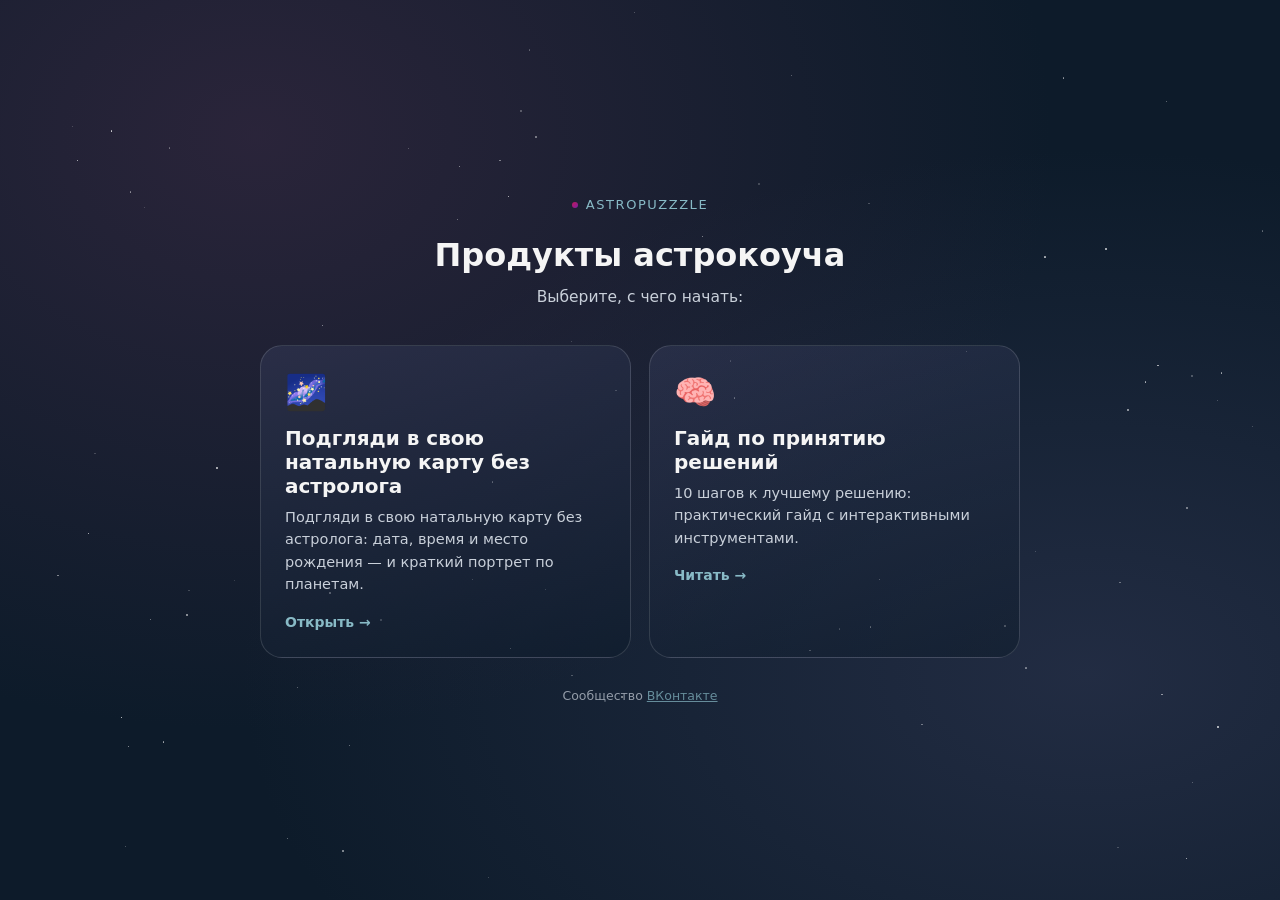
<file: index.html>
<!DOCTYPE html>
<html lang="ru">
<head>
<meta charset="UTF-8">
<meta name="viewport" content="width=device-width, initial-scale=1.0">
<title>AstroPuzzzle — продукты астрокоуча</title>
<meta name="description" content="Астрокоуч и гайд по принятию лучших решений. Выберите продукт.">
<meta property="og:title" content="AstroPuzzzle — продукты астрокоуча">
<meta property="og:description" content="Астрокоуч и гайд по принятию лучших решений. Выберите продукт.">
<meta property="og:type" content="website">
<meta property="og:url" content="https://jennya2981.github.io/astropuzzzle/">
<meta property="og:image" content="https://jennya2981.github.io/astropuzzzle/guide/images/hero.jpg">
<meta property="og:site_name" content="AstroPuzzzle">
<style>
*{box-sizing:border-box;margin:0;padding:0;}
body{min-height:100vh;background:#0D1B2A;color:#F5F5F5;font-family:system-ui,-apple-system,sans-serif;display:flex;align-items:center;justify-content:center;padding:24px 18px;position:relative;overflow-x:hidden;}
#sky{position:fixed;inset:0;z-index:0;background:radial-gradient(ellipse at 20% 15%,rgba(66,44,71,0.55),transparent 55%),radial-gradient(ellipse at 85% 75%,rgba(51,58,87,0.55),transparent 55%),#0D1B2A;}
.star{position:absolute;background:#fff;border-radius:50%;animation:twinkle 3.4s ease-in-out infinite;}
@keyframes twinkle{0%,100%{opacity:.15;}50%{opacity:.9;}}
.wrap{position:relative;z-index:1;width:100%;max-width:760px;text-align:center;}
.brand{display:flex;align-items:center;gap:8px;font-size:13px;color:#88BAC6;justify-content:center;margin-bottom:24px;letter-spacing:.12em;text-transform:uppercase;}
.brand .dot{width:6px;height:6px;border-radius:50%;background:linear-gradient(135deg,#C2185B,#7B1FA2);}
h1{font-size:32px;margin-bottom:10px;line-height:1.2;}
.lead{color:#c9d0da;font-size:15.5px;line-height:1.55;margin-bottom:36px;}
.cards{display:grid;grid-template-columns:1fr 1fr;gap:18px;text-align:left;}
.card{display:block;text-decoration:none;color:#F5F5F5;background:linear-gradient(165deg,rgba(51,58,87,.55),rgba(13,27,42,.55));border:1px solid rgba(245,245,245,.14);border-radius:22px;padding:26px 24px;transition:transform .2s,border-color .2s;}
.card:hover{transform:translateY(-4px);border-color:rgba(136,186,198,.55);}
.card .ico{font-size:34px;margin-bottom:14px;}
.card h2{font-size:20px;margin-bottom:8px;}
.card p{font-size:14.5px;color:#c9d0da;line-height:1.55;margin-bottom:16px;}
.card .go{font-size:14px;font-weight:700;color:#88BAC6;}
footer{margin-top:30px;font-size:12.5px;color:#c9d0da;opacity:.7;}
footer a{color:#88BAC6;}
@media(max-width:600px){.cards{grid-template-columns:1fr;}h1{font-size:26px;}}
</style>
</head>
<body>
<div id="sky"></div>
<div class="wrap">
  <div class="brand"><span class="dot"></span>AstroPuzzzle</div>
  <h1>Продукты астрокоуча</h1>
  <p class="lead">Выберите, с чего начать:</p>
  <div class="cards">
    <a class="card" href="astrocoach/">
      <div class="ico">🌌</div>
      <h2>Подгляди в свою натальную карту без астролога</h2>
      <p>Подгляди в свою натальную карту без астролога: дата, время и место рождения — и краткий портрет по планетам.</p>
      <span class="go">Открыть →</span>
    </a>
    <a class="card" href="guide/">
      <div class="ico">🧠</div>
      <h2>Гайд по принятию решений</h2>
      <p>10 шагов к лучшему решению: практический гайд с интерактивными инструментами.</p>
      <span class="go">Читать →</span>
    </a>
  </div>
  <footer>Сообщество <a href="https://vk.ru/astropuzzzle" target="_blank" rel="noopener">ВКонтакте</a></footer>
</div>
<script>
(function(){var s=document.getElementById('sky');for(var i=0;i<80;i++){var d=document.createElement('div');d.className='star';var z=Math.random()*1.6+0.6;d.style.cssText='width:'+z+'px;height:'+z+'px;left:'+(Math.random()*100)+'%;top:'+(Math.random()*100)+'%;animation-delay:'+(Math.random()*3.4)+'s;opacity:'+(Math.random()*0.6+0.2).toFixed(2);s.appendChild(d);}})();
</script>
</body>
</html>
</file>
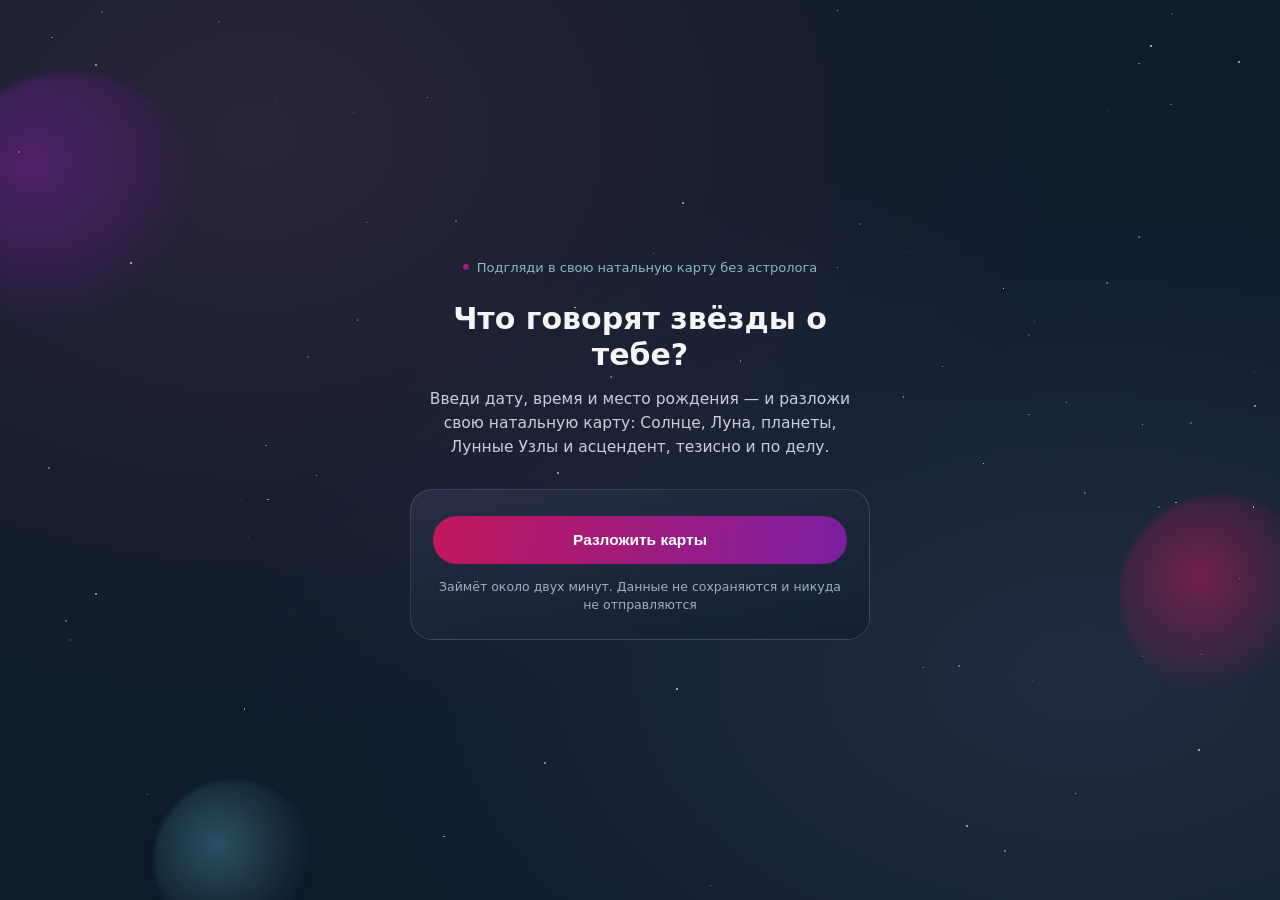
<file: astrocoach/index.html>
<!DOCTYPE html>
<html lang="ru">
<head>
<meta charset="UTF-8">
<meta name="viewport" content="width=device-width, initial-scale=1.0">
<title>Подгляди в свою натальную карту без астролога</title>
<meta name="description" content="Введи дату, время и место рождения — и получи краткий портрет по картам.">
<meta property="og:title" content="Подгляди в свою натальную карту без астролога">
<meta property="og:description" content="Введи дату, время и место рождения — и получи краткий портрет по картам.">
<meta property="og:type" content="website">
<meta property="og:url" content="https://jennya2981.github.io/astropuzzzle/astrocoach/">
<meta property="og:site_name" content="Подгляди в свою натальную карту без астролога">
<meta name="twitter:card" content="summary">
<meta name="twitter:title" content="Подгляди в свою натальную карту без астролога">
<meta name="twitter:description" content="Введи дату, время и место рождения — и получи краткий портрет о себе.">
<meta name="theme-color" content="#0D1B2A">
<link rel="icon" href="data:image/svg+xml,%3Csvg xmlns='http://www.w3.org/2000/svg' viewBox='0 0 100 100'%3E%3Ccircle cx='50' cy='50' r='48' fill='%230D1B2A'/%3E%3Ccircle cx='50' cy='50' r='13' fill='%23C2185B'/%3E%3Ccircle cx='72' cy='30' r='5' fill='%2388BAC6'/%3E%3C/svg%3E">
<link rel="stylesheet" href="styles.css?v=2">
<!-- TODO: вставить счётчик Яндекс.Метрики и цели на #btn-booking и #btn-share -->
</head>
<body>

<div id="sky"></div>
<div id="app">

  <section class="screen active" id="screen-intro">
    <div class="brand"><span class="dot"></span>Подгляди в свою натальную карту без астролога</div>
    <h1>Что говорят звёзды о тебе?</h1>
    <p class="lead">Введи дату, время и место рождения — и разложи свою натальную карту: Солнце, Луна, планеты, Лунные Узлы и асцендент, тезисно и по делу.</p>
    <div class="panel">
      <button class="btn btn-primary" id="btn-start">Разложить карты</button>
      <p class="data-note">Займёт около двух минут. Данные не сохраняются и никуда не отправляются</p>
    </div>
  </section>

  <section class="screen" id="screen-form">
    <div class="brand"><span class="dot"></span>Подгляди в свою натальную карту без астролога</div>
    <h2>Когда и где ты родился?</h2>
    <p class="lead">Это нужно, чтобы точно рассчитать положение планет в момент твоего рождения.</p>
    <div class="panel">
      <div class="field"><label for="inp-date">Дата рождения</label><input type="date" id="inp-date" min="1920-01-01"></div>
      <div class="field"><label for="inp-time">Время рождения</label><input type="time" id="inp-time"></div>
      <div class="checkline"><input type="checkbox" id="inp-notime"><label for="inp-notime">Не знаю точное время — пропустить асцендент и дома</label></div>
      <div class="field">
        <label for="inp-city">Город рождения</label>
        <input type="text" id="inp-city" list="city-list" placeholder="Начни вводить название города...">
        <datalist id="city-list"></datalist>
      </div>
      <div class="manual-fields" id="manual-fields">
        <div class="grid2">
          <div class="field"><label for="inp-lat">Широта</label><input type="number" id="inp-lat" step="0.0001" placeholder="напр. 55.7558"></div>
          <div class="field"><label for="inp-lon">Долгота</label><input type="number" id="inp-lon" step="0.0001" placeholder="напр. 37.6173"></div>
        </div>
        <div class="field"><label for="inp-tz">Часовой пояс (UTC±)</label><input type="number" id="inp-tz" step="0.5" placeholder="напр. 3"></div>
        <p class="hint">Если города нет в списке — введи координаты вручную. Широта: от −90 до 90, долгота: от −180 до 180.</p>
      </div>
      <button class="btn btn-primary" id="btn-calc" style="margin-top:6px;">Разложить карты</button>
      <p class="link-quiet" id="btn-back-intro">Назад</p>
    </div>
    <footer class="note">Расчёт приблизительный и учебный. Для точного разбора — бесплатная встреча.</footer>
  </section>

  <section class="screen" id="screen-loading">
    <div class="loader-wrap"><div class="loader-ring"></div><div class="loader-text">Считываем положение планет…</div></div>
  </section>

  <section class="screen" id="screen-cards">
    <div class="progress" id="progress"></div>
    <div class="stage">
      <div class="card" id="card">
        <div class="face face-front">
          <div class="constellation-container" id="constellation-container"></div>
          <div class="front-content">
            <div class="glyph" id="front-glyph"></div>
            <div class="pname" id="front-name">Солнце</div>
            <div class="tap-hint">Нажми на карту, чтобы открыть</div>
          </div>
        </div>
        <div class="face face-back">
          <div class="back-content">
            <div class="domain" id="back-domain">суть личности</div>
            <h3 id="back-title">Солнце в Овне</h3>
            <ul class="thesis" id="back-thesis"></ul>
            <div class="house-note" id="back-house"></div>
          </div>
        </div>
      </div>
    </div>
    <div class="cards-nav">
      <button class="btn btn-secondary" id="btn-prev">Назад</button>
      <button class="btn btn-primary" id="btn-next">Далее</button>
    </div>
  </section>

  <section class="screen" id="screen-summary">
    <div class="brand"><span class="dot"></span>Подгляди в свою натальную карту без астролога</div>
    <h2>Твой краткий портрет по картам</h2>
    <ul class="recap" id="recap"></ul>
    <div class="portrait" id="portrait"></div>
    <div class="cta-panel">
      <h3>Это только верхний слой карты</h3>
      <p>Информация носит развлекательный характер, аспекты и глубокие смыслы здесь не разбираются. Что может подсветить астрология в вашей жизни — разбираем на встрече: 30–40 минут, без обязательств.</p>
      <a class="btn" id="btn-booking" href="https://vk.ru/astropuzzzle?w=service-booking-205837416&amp;entrypoint=group_menu" target="_blank">Записаться на бесплатную встречу</a>
      <p class="cta-note">Данные рождения не сохраняются и не передаются. Расчёт учебный.</p>
    </div>
    <div class="share-buttons">
      <button class="btn btn-secondary" id="btn-share">📤 Поделиться</button>
    </div>
    <p class="link-quiet"><a href="https://vk.ru/astropuzzzle" target="_blank" style="color:#c9d0da;text-decoration:none;">Сообщество AstroPuzzzle ВКонтакте</a></p>
    <p class="link-quiet" id="btn-restart">Разложить карты заново</p>
  </section>

</div>

<script src="script.js?v=2"></script>
</body>
</html>
</file>
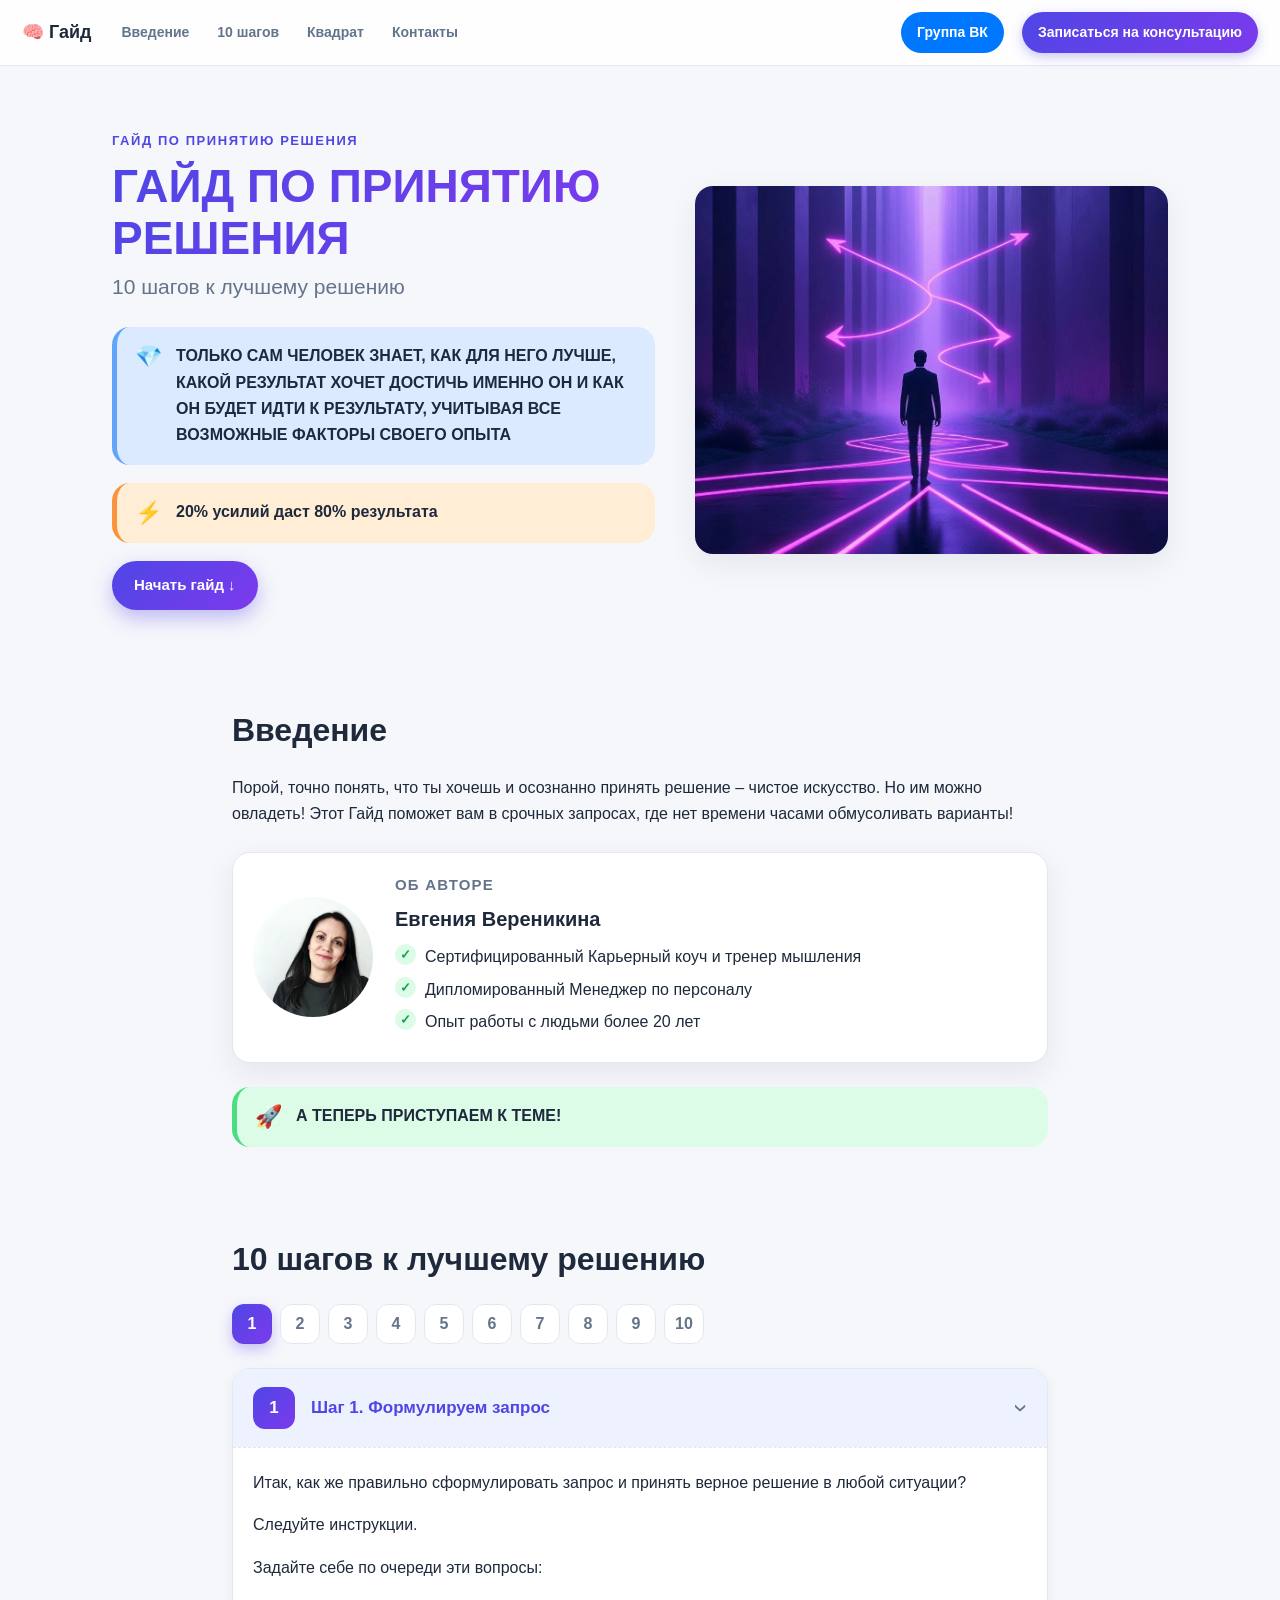
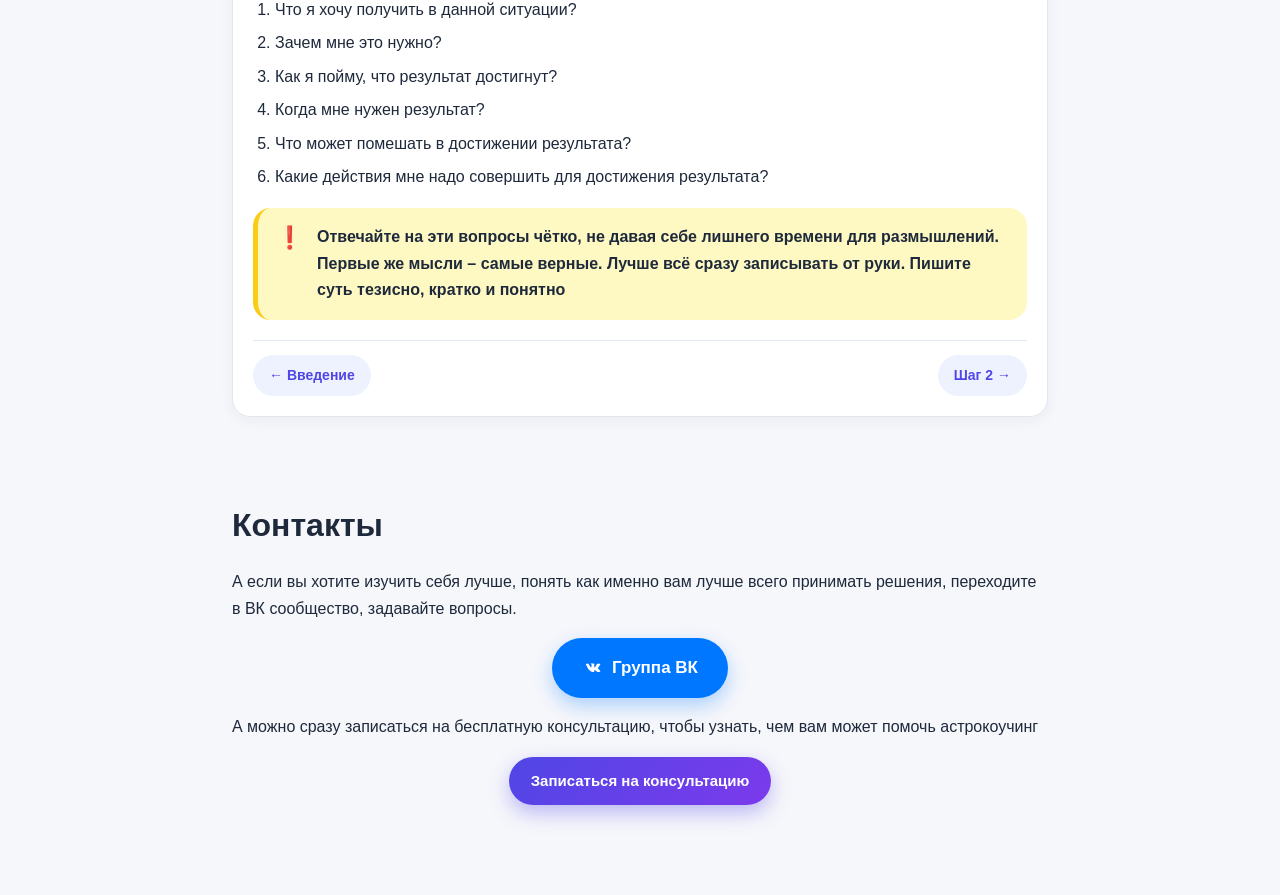
<file: guide/index.html>
<!DOCTYPE html>
<html lang="ru">
<head>
  <meta charset="UTF-8">
  <meta name="viewport" content="width=device-width, initial-scale=1.0">
  <title>Гайд: 10 шагов к лучшему решению</title>
  <meta name="description" content="Гайд по принятию решения: 10 шагов к лучшему решению. Евгения Вереникина.">
  <meta property="og:title" content="Гайд: 10 шагов к лучшему решению">
  <meta property="og:description" content="Гайд по принятию решения: 10 шагов к лучшему решению. Евгения Вереникина.">
  <meta property="og:type" content="website">
  <meta property="og:url" content="https://jennya2981.github.io/astropuzzzle/guide/">
  <meta property="og:image" content="https://jennya2981.github.io/astropuzzzle/guide/images/hero.jpg">
  <meta property="og:site_name" content="AstroPuzzzle">
  <meta name="twitter:card" content="summary_large_image">
  <meta name="twitter:title" content="Гайд: 10 шагов к лучшему решению">
  <meta name="twitter:description" content="Гайд по принятию решения: 10 шагов к лучшему решению. Евгения Вереникина.">
  <meta name="twitter:image" content="https://jennya2981.github.io/astropuzzzle/guide/images/hero.jpg">
  <link rel="stylesheet" href="styles.css">
</head>
<body>

<header class="topbar">
  <a class="brand" href="#hero">🧠 Гайд</a>
  <nav class="topnav">
    <a href="#intro">Введение</a>
    <a href="#steps">10 шагов</a>
    <a href="#decart">Квадрат</a>
    <a href="#contacts">Контакты</a>
  </nav>
  <a class="btn btn-vk" href="https://vk.ru/astropuzzzle" target="_blank" rel="noopener">Группа ВК</a>
  <a class="btn btn-primary" href="https://vk.ru/astropuzzzle?w=service-booking-205837416&amp;entrypoint=group_menu" target="_blank" rel="noopener">Записаться на консультацию</a>
</header>

<main>

<section id="hero" class="hero">
  <div class="hero-text">
    <p class="hero-kicker">Гайд по принятию решения</p>
    <h1>ГАЙД ПО ПРИНЯТИЮ РЕШЕНИЯ</h1>
    <p class="hero-sub">10 шагов к лучшему решению</p>

    <div class="callout blue">
      <span class="callout-ico">💎</span>
      <p>ТОЛЬКО САМ ЧЕЛОВЕК ЗНАЕТ, КАК ДЛЯ НЕГО ЛУЧШЕ, КАКОЙ РЕЗУЛЬТАТ ХОЧЕТ ДОСТИЧЬ ИМЕННО ОН И КАК ОН БУДЕТ ИДТИ К РЕЗУЛЬТАТУ, УЧИТЫВАЯ ВСЕ ВОЗМОЖНЫЕ ФАКТОРЫ СВОЕГО ОПЫТА</p>
    </div>

    <div class="callout orange">
      <span class="callout-ico">⚡</span>
      <p>20% усилий даст 80% результата</p>
    </div>

    <a class="btn btn-primary" href="#intro">Начать гайд ↓</a>
  </div>
  <div class="hero-img">
    <img src="images/hero.jpg" alt="Иллюстрация: выбор решения">
  </div>
</section>

<section id="intro" class="section">
  <h2>Введение</h2>
  <p>Порой, точно понять, что ты хочешь и осознанно принять решение – чистое искусство. Но им можно овладеть! Этот Гайд поможет вам в срочных запросах, где нет времени часами обмусоливать варианты!</p>

  <div class="author-card">
    <img src="images/author2.jpg" alt="Евгения Вереникина">
    <div class="author-body">
      <h3>Об авторе</h3>
      <p class="author-name">Евгения Вереникина</p>
      <ul class="ticks">
        <li>Сертифицированный Карьерный коуч и тренер мышления</li>
        <li>Дипломированный Менеджер по персоналу</li>
        <li>Опыт работы с людьми более 20 лет</li>
      </ul>
    </div>
  </div>

  <div class="callout green">
    <span class="callout-ico">🚀</span>
    <p>А ТЕПЕРЬ ПРИСТУПАЕМ К ТЕМЕ!</p>
  </div>
</section>

<section id="steps" class="section pager">
  <h2>10 шагов к лучшему решению</h2>

  <nav class="chips" aria-label="Навигация по шагам">
    <a href="#step-1">1</a><a href="#step-2">2</a><a href="#step-3">3</a><a href="#step-4">4</a><a href="#step-5">5</a><a href="#step-6">6</a><a href="#step-7">7</a><a href="#step-8">8</a><a href="#step-9">9</a><a href="#step-10">10</a>
  </nav>

  <details id="step-1" class="step">
    <summary><span class="step-num">1</span><span class="step-title">Шаг 1. Формулируем запрос</span><span class="step-arrow">›</span></summary>
    <div class="step-body">
      <p>Итак, как же правильно сформулировать запрос и принять верное решение в любой ситуации?</p>
      <p>Следуйте инструкции.</p>
      <p>Задайте себе по очереди эти вопросы:</p>
      <ol>
        <li>Что я хочу получить в данной ситуации?</li>
        <li>Зачем мне это нужно?</li>
        <li>Как я пойму, что результат достигнут?</li>
        <li>Когда мне нужен результат?</li>
        <li>Что может помешать в достижении результата?</li>
        <li>Какие действия мне надо совершить для достижения результата?</li>
      </ol>
      <div class="callout yellow">
        <span class="callout-ico">❗</span>
        <p>Отвечайте на эти вопросы чётко, не давая себе лишнего времени для размышлений. Первые же мысли – самые верные. Лучше всё сразу записывать от руки. Пишите суть тезисно, кратко и понятно</p>
      </div>
      <div class="step-nav">
        <a href="#intro">← Введение</a>
        <a href="#step-2">Шаг 2 →</a>
      </div>
    </div>
  </details>

  <details id="step-2" class="step">
    <summary><span class="step-num">2</span><span class="step-title">Шаг 2. Оцениваем ситуацию</span><span class="step-arrow">›</span></summary>
    <div class="step-body">
      <p>После ответов на вопросы оцените ситуацию.</p>
      <ul class="ticks">
        <li>Насколько вам нравится то, что вы написали?</li>
        <li>Есть ли у вас ресурс на действия по такому плану?</li>
        <li>То, что может вам помешать – насколько это в действительности является помехой?</li>
        <li>Что можно предпринять, чтобы было не так сложно идти по плану?</li>
      </ul>
      <div class="callout green">
        <span class="callout-ico">🐈</span>
        <p>Просто добавьте свои любимые "плюшки" в процесс: Выберите место, где будете решать вопрос, добавьте фоновую музыку, поставьте вкусняшки рядом, уберите всех котов, кто мешает, или наоборот, обложитесь ими ради спокойствия. Приступайте.</p>
      </div>
      <p>В очень сложной ситуации – обратитесь к человеку, которому вы доверяете и попросите его трезво оценить взглядом «со стороны» процесс и помехи. В некоторых моментах жизненный опыт людей, которые для вас авторитетны может помочь.</p>
      <div class="step-nav">
        <a href="#step-1">← Шаг 1</a>
        <a href="#step-3">Шаг 3 →</a>
      </div>
    </div>
  </details>

  <details id="step-3" class="step">
    <summary><span class="step-num">3</span><span class="step-title">Шаг 3. Квадрат Декарта</span><span class="step-arrow">›</span></summary>
    <div class="step-body">
      <p>Используйте супер-технику «Квадрат Декарта» во благо:</p>

      <div id="decart">
        <img class="step-img" src="images/decart.png" alt="Квадрат Декарта: 4 варианта">
      </div>
      <p>Напишите ответ по этим четырём вопросам. Уже становится яснее, в каком направлении решать вопрос?</p>

      <div class="step-nav">
        <a href="#step-2">← Шаг 2</a>
        <a href="#step-4">Шаг 4 →</a>
      </div>
    </div>
  </details>

  <details id="step-4" class="step">
    <summary><span class="step-num">4</span><span class="step-title">Шаг 4. Дедлайн</span><span class="step-arrow">›</span></summary>
    <div class="step-body">
      <p>Определите срок, когда решение должно быть уже принято. Поставьте себе дедлайн, чтобы не скатиться в прокрастинацию. Когда надо? Час? День недели? Период времени?</p>
      <div class="step-nav">
        <a href="#step-3">← Шаг 3</a>
        <a href="#step-5">Шаг 5 →</a>
      </div>
    </div>
  </details>

  <details id="step-5" class="step">
    <summary><span class="step-num">5</span><span class="step-title">Шаг 5. Успокаиваем внутреннего критика</span><span class="step-arrow">›</span></summary>
    <div class="step-body">
      <p>Успокойте своего внутреннего критика. Когда вы расслаблены, вы более трезво оцениваете все риски, связанные с решаемой задачей.</p>
      <ol>
        <li>Предположите наиболее ужасный исход событий и чем вам это грозит.</li>
        <li>Также пропишите этот кошмар на бумаге))</li>
        <li>Улыбнитесь и поймите, что это всего лишь ПРЕДПОЛОЖЕНИЕ на один из ВОЗМОЖНЫХ вариантов, а не случившийся ФАКТ.</li>
        <li>Не критикуйте свои мысли, которые записываете. Просто пишите. Если они будут пока на бумаге, ничего страшного в реальности не случится.</li>
      </ol>
      <div class="step-nav">
        <a href="#step-4">← Шаг 4</a>
        <a href="#step-6">Шаг 6 →</a>
      </div>
    </div>
  </details>

  <details id="step-6" class="step">
    <summary><span class="step-num">6</span><span class="step-title">Шаг 6. Перспектива времени</span><span class="step-arrow">›</span></summary>
    <div class="step-body">
      <img class="step-img" src="images/time.jpg" alt="Перспектива времени">
      <p>Просчитайте вероятность ВАЖНОСТИ данного решения для вас спустя:</p>
      <ul class="ticks">
        <li>10 дней</li>
        <li>10 месяцев</li>
        <li>10 лет</li>
      </ul>
      <p>Всё ещё будет важно? Или уже нет? Проблема решится? Проблема останется проблемой? Какое решение будет наилучшем?</p>
      <div class="step-nav">
        <a href="#step-5">← Шаг 5</a>
        <a href="#step-7">Шаг 7 →</a>
      </div>
    </div>
  </details>

  <details id="step-7" class="step">
    <summary><span class="step-num">7</span><span class="step-title">Шаг 7. Долой перфекционизм</span><span class="step-arrow">›</span></summary>
    <div class="step-body">
      <p>Уберите все штучки «перфекциониста» подальше – сейчас они точно не на пользу.</p>
      <ul class="ticks">
        <li>Что-либо сделать идеально практически невозможно. Так устроен мир.</li>
        <li>Не ломайте систему и свою психику.</li>
        <li>Упростите все возможные моменты решения поставленной задачи.</li>
        <li>Не забывайте – мы живём в реальном мире, а не в сказке, где художник нарисовал принцессе идеальные локоны.</li>
      </ul>
      <p>Когда у вас искажённая система ценностей и вы зациклены на мелочах, выполнять работу сильно сложнее, а уж принять решение тем более. Вы постоянно себя спрашиваете: а правильно ли я делаю? Смотрите на свои способности и приоритеты более разумно.</p>
      <div class="callout orange">
        <span class="callout-ico">💡</span>
        <p>Примите как данность, что в большинстве случаев «достаточно хорошо» — это и есть «идеально» и что ошибки в жизни неминуемы.</p>
      </div>
      <div class="step-nav">
        <a href="#step-6">← Шаг 6</a>
        <a href="#step-8">Шаг 8 →</a>
      </div>
    </div>
  </details>

  <details id="step-8" class="step">
    <summary><span class="step-num">8</span><span class="step-title">Шаг 8. Решение для себя</span><span class="step-arrow">›</span></summary>
    <div class="step-body">
      <p>Принимайте решение для себя, а не для «всем угодить».</p>
      <p>Если так уж вышло, что перед вами стоит задача принять решение – то явно это надо сначала вам, а не кому-то.</p>
      <p>Так зачем вам подстраивать решение под кого-то, кроме себя? Ну только если от этого зависит чья-то жизнь или кто-то ещё.</p>
      <div class="step-nav">
        <a href="#step-7">← Шаг 7</a>
        <a href="#step-9">Шаг 9 →</a>
      </div>
    </div>
  </details>

  <details id="step-9" class="step">
    <summary><span class="step-num">9</span><span class="step-title">Шаг 9. Варианты на случай сложностей</span><span class="step-arrow">›</span></summary>
    <div class="step-body">
      <p>В сложном случае см. п. 2 (исключительно в крайнем сложном случае). Для наилучшего исхода предположите несколько «хороших» вариантов.</p>
      <p>Чтобы внутренний критик не оборжался в итоге и не ныл в голове фразой «я ж знал, что так и будет» – надо больше, чем один вариант.</p>
      <p>Предположите, запишите:</p>
      <div class="flip-cards">
        <button type="button" class="flip-card">
          <span class="flip-inner">
            <span class="flip-front">самый лучший</span>
            <span class="flip-back">идеальный</span>
          </span>
        </button>
        <button type="button" class="flip-card">
          <span class="flip-inner">
            <span class="flip-front">менее хороший</span>
            <span class="flip-back">тоже подойдёт</span>
          </span>
        </button>
        <button type="button" class="flip-card">
          <span class="flip-inner">
            <span class="flip-front">на всякий случай</span>
            <span class="flip-back">ну «хоть какой-то»</span>
          </span>
        </button>
      </div>
      <p>Ощущение, что только так, иначе провал – будет исключено из сценария и нервы останутся в покое.</p>
      <div class="step-nav">
        <a href="#step-8">← Шаг 8</a>
        <a href="#step-10">Шаг 10 →</a>
      </div>
    </div>
  </details>

  <details id="step-10" class="step">
    <summary><span class="step-num">10</span><span class="step-title">Шаг 10. Финал</span><span class="step-arrow">›</span></summary>
    <div class="step-body">
      <img class="step-img" src="images/finale.jpg" alt="Финал: наслаждайтесь результатом">
      <p class="finale-line">Наслаждайтесь плодами своего гениального решения</p>
      <div class="glory">🌟 Я вами горжусь!</div>
      <div class="step-nav">
        <a href="#step-9">← Шаг 9</a>
        <a href="#contacts">Контакты →</a>
      </div>
    </div>
  </details>
</section>

<section id="contacts" class="section">
  <h2>Контакты</h2>
  <p>А если вы хотите изучить себя лучше, понять как именно вам лучше всего принимать решения, переходите в ВК сообщество, задавайте вопросы.</p>
  <a class="btn btn-vk-big" href="https://vk.ru/astropuzzzle" target="_blank" rel="noopener">
    <svg viewBox="0 0 24 24" width="22" height="22" fill="currentColor" aria-hidden="true"><path d="M12.785 16.241s.288-.032.436-.194c.136-.148.132-.427.132-.427s-.02-1.304.575-1.496c.587-.19 1.34 1.26 2.139 1.816.604.422 1.063.33 1.063.33l2.14-.03s1.12-.071.59-.964c-.043-.073-.308-.661-1.588-1.87-1.34-1.265-1.16-1.06.453-3.246.983-1.332 1.376-2.145 1.253-2.493-.117-.332-.84-.244-.84-.244l-2.406.015s-.178-.025-.308.056c-.127.079-.208.264-.208.264s-.373.995-.87 1.84c-1.047 1.777-1.466 1.871-1.638 1.76-.4-.26-.299-1.047-.299-1.606 0-1.75.264-2.478-.514-2.667-.259-.063-.448-.105-1.108-.112-.845-.009-1.556.003-1.958.207-.268.135-.475.437-.348.454.156.021.51.098.698.36.242.337.233 1.093.233 1.093s.139 2.1-.324 2.36c-.319.179-.756-.185-1.695-1.844-.48-.846-.843-1.782-.843-1.782s-.07-.174-.197-.267c-.153-.113-.367-.149-.367-.149l-2.288.015s-.344.01-.47.161c-.112.134-.009.411-.009.411s1.845 4.363 3.937 6.565c1.92 2.024 4.106 1.89 4.106 1.89h.993z"/></svg>
    Группа ВК
  </a>
  <p>А можно сразу записаться на бесплатную консультацию, чтобы узнать, чем вам может помочь астрокоучинг</p>
  <a class="btn btn-primary" href="https://vk.ru/astropuzzzle?w=service-booking-205837416&amp;entrypoint=group_menu" target="_blank" rel="noopener">Записаться на консультацию</a>
</section>

</main>

<button id="toTop" class="to-top" type="button" aria-label="Наверх">↑</button>

<script src="script.js"></script>
</body>
</html>
</file>
<file: astrocoach/styles.css>
*{box-sizing:border-box;margin:0;padding:0;}
body{min-height:100vh;background:#0D1B2A;color:#F5F5F5;font-family:system-ui,-apple-system,sans-serif;overflow-x:hidden;}
#sky{position:fixed;inset:0;z-index:0;background:radial-gradient(ellipse at 20% 15%,rgba(66,44,71,0.55),transparent 55%),radial-gradient(ellipse at 85% 75%,rgba(51,58,87,0.55),transparent 55%),#0D1B2A;}
.star{position:absolute;background:#fff;border-radius:50%;animation:twinkle 3.4s ease-in-out infinite;}
@keyframes twinkle{0%,100%{opacity:0.15;}50%{opacity:0.9;}}
.orb{position:absolute;border-radius:50%;filter:blur(2px);opacity:0.5;animation:drift 46s ease-in-out infinite;}
.orb.o1{width:260px;height:260px;left:-60px;top:8%;background:radial-gradient(circle at 35% 35%,#7B1FA2,transparent 70%);animation-duration:52s;}
.orb.o2{width:200px;height:200px;right:-40px;top:55%;background:radial-gradient(circle at 40% 40%,#C2185B,transparent 70%);animation-duration:60s;}
.orb.o3{width:160px;height:160px;left:12%;bottom:-40px;background:radial-gradient(circle at 40% 40%,#4D869B,transparent 70%);animation-duration:44s;}
@keyframes drift{0%,100%{transform:translate(0,0);}50%{transform:translate(22px,-28px);}}
#app{position:relative;z-index:1;min-height:100vh;display:flex;align-items:center;justify-content:center;padding:20px 18px;}
.screen{width:100%;max-width:460px;display:none;animation:rise 0.5s ease both;}
.screen.active{display:block;}
@keyframes rise{from{opacity:0;transform:translateY(14px);}to{opacity:1;transform:translateY(0);}}
.brand{display:flex;align-items:center;gap:8px;font-size:13px;color:#88BAC6;margin-bottom:26px;justify-content:center;flex-wrap:wrap;text-align:center;}
.brand span.dot{width:6px;height:6px;border-radius:50%;background:linear-gradient(135deg,#C2185B,#7B1FA2);}
h1{font-size:30px;margin:0 0 14px;text-align:center;line-height:1.2;}
h2{font-size:22px;margin:0 0 10px;text-align:center;}
p.lead{text-align:center;color:#c9d0da;font-size:15.5px;line-height:1.55;margin:0 0 30px;}
.panel{background:linear-gradient(165deg,rgba(51,58,87,0.55),rgba(13,27,42,0.55));border:1px solid rgba(245,245,245,0.14);border-radius:22px;padding:26px 22px;}
.btn{display:flex;align-items:center;justify-content:center;width:100%;padding:15px 20px;border-radius:999px;border:none;font-weight:700;font-size:15.5px;cursor:pointer;transition:transform 0.15s;text-decoration:none;}
.btn:active{transform:scale(0.98);}
.btn-primary{background:linear-gradient(100deg,#C2185B,#7B1FA2);color:#fff;}
.btn-secondary{background:rgba(77,134,155,0.18);color:#F5F5F5;border:1px solid rgba(136,186,198,0.35);}
.btn:disabled{opacity:0.35;cursor:not-allowed;}
.field{margin-bottom:16px;}
.field label{display:block;font-size:13px;color:#88BAC6;margin-bottom:7px;font-weight:600;}
.field input,.field select{width:100%;padding:13px 14px;border-radius:13px;background:rgba(245,245,245,0.95);border:1px solid rgba(245,245,245,0.14);color:#1a1a2e;font-size:15px;}
.field input::placeholder{color:#666;}
.field input:focus,.field select:focus{outline:2px solid #C2185B;outline-offset:1px;}
.checkline{display:flex;align-items:center;gap:9px;margin:-4px 0 18px;}
.checkline input{width:17px;height:17px;accent-color:#C2185B;}
.checkline label{font-size:13.5px;color:#c9d0da;margin:0;}
.grid2{display:grid;grid-template-columns:1fr 1fr;gap:12px;}
.manual-fields{display:none;margin-top:4px;border-top:1px dashed rgba(245,245,245,0.14);padding-top:14px;}
.manual-fields.show{display:block;}
.hint{font-size:12px;color:#c9d0da;opacity:0.75;margin-top:-8px;margin-bottom:16px;}
.loader-wrap{display:flex;flex-direction:column;align-items:center;gap:22px;padding:60px 0;}
.loader-ring{width:64px;height:64px;border-radius:50%;border:2px solid rgba(245,245,245,0.15);border-top-color:#C2185B;border-right-color:#7B1FA2;animation:spin 1s linear infinite;}
@keyframes spin{to{transform:rotate(360deg);}}
.loader-text{color:#c9d0da;font-size:14px;text-align:center;}
.progress{display:flex;justify-content:center;gap:7px;margin-bottom:16px;}
.progress .d{width:7px;height:7px;border-radius:50%;background:rgba(245,245,245,0.2);}
.progress .d.on{background:linear-gradient(135deg,#C2185B,#7B1FA2);}
.progress .d.done{background:#88BAC6;}
.stage{perspective:1400px;margin-bottom:14px;}
.card{position:relative;width:100%;height:580px;transform-style:preserve-3d;transition:transform 0.7s cubic-bezier(.2,.8,.25,1);cursor:pointer;}
.card.flipped{transform:rotateY(180deg);}
.face{position:absolute;inset:0;backface-visibility:hidden;border-radius:22px;display:flex;flex-direction:column;border:1px solid rgba(245,245,245,0.14);overflow:hidden;}
.face-front{background-color:#05051a;background-image:radial-gradient(1px 1px at 10% 20%, #fff, transparent),radial-gradient(1px 1px at 20% 40%, #fff, transparent),radial-gradient(1.5px 1.5px at 30% 10%, #fff, transparent),radial-gradient(1px 1px at 40% 60%, #fff, transparent),radial-gradient(1px 1px at 50% 30%, #fff, transparent),radial-gradient(1.5px 1.5px at 60% 80%, #fff, transparent),radial-gradient(1px 1px at 70% 50%, #fff, transparent),radial-gradient(1px 1px at 80% 20%, #fff, transparent),radial-gradient(1px 1px at 90% 70%, #fff, transparent),radial-gradient(1px 1px at 15% 85%, #fff, transparent),radial-gradient(1.5px 1.5px at 25% 55%, #fff, transparent),radial-gradient(1px 1px at 35% 90%, #fff, transparent),radial-gradient(1px 1px at 45% 15%, #fff, transparent),radial-gradient(1px 1px at 55% 75%, #fff, transparent),radial-gradient(1.5px 1.5px at 65% 45%, #fff, transparent),radial-gradient(1px 1px at 75% 95%, #fff, transparent),radial-gradient(1px 1px at 85% 35%, #fff, transparent),radial-gradient(1px 1px at 95% 5%, #fff, transparent),radial-gradient(1px 1px at 5% 50%, #fff, transparent),radial-gradient(1.5px 1.5px at 12% 65%, #fff, transparent),radial-gradient(1px 1px at 22% 8%, #fff, transparent),radial-gradient(1px 1px at 32% 48%, #fff, transparent),radial-gradient(1.5px 1.5px at 42% 88%, #fff, transparent),radial-gradient(1px 1px at 52% 18%, #fff, transparent),radial-gradient(1px 1px at 62% 58%, #fff, transparent),radial-gradient(1.5px 1.5px at 72% 8%, #fff, transparent),radial-gradient(1px 1px at 82% 48%, #fff, transparent),radial-gradient(1px 1px at 92% 88%, #fff, transparent),radial-gradient(1px 1px at 8% 28%, #fff, transparent),radial-gradient(1.5px 1.5px at 18% 68%, #fff, transparent),radial-gradient(1px 1px at 28% 98%, #fff, transparent),radial-gradient(1px 1px at 38% 38%, #fff, transparent),radial-gradient(1.5px 1.5px at 48% 78%, #fff, transparent),radial-gradient(1px 1px at 58% 18%, #fff, transparent),radial-gradient(1px 1px at 68% 58%, #fff, transparent),radial-gradient(1.5px 1.5px at 78% 98%, #fff, transparent),radial-gradient(1px 1px at 88% 38%, #fff, transparent),radial-gradient(1px 1px at 98% 78%, #fff, transparent),radial-gradient(1px 1px at 3% 13%, #fff, transparent),radial-gradient(1.5px 1.5px at 13% 53%, #fff, transparent),radial-gradient(1px 1px at 23% 93%, #fff, transparent),radial-gradient(1px 1px at 33% 33%, #fff, transparent),radial-gradient(1.5px 1.5px at 43% 73%, #fff, transparent),radial-gradient(1px 1px at 53% 13%, #fff, transparent),radial-gradient(1px 1px at 63% 53%, #fff, transparent),radial-gradient(1.5px 1.5px at 73% 93%, #fff, transparent),radial-gradient(1px 1px at 83% 33%, #fff, transparent),radial-gradient(1px 1px at 93% 73%, #fff, transparent),radial-gradient(1px 1px at 7% 43%, #fff, transparent),radial-gradient(1.5px 1.5px at 17% 83%, #fff, transparent),radial-gradient(1px 1px at 27% 23%, #fff, transparent),radial-gradient(1px 1px at 37% 63%, #fff, transparent),radial-gradient(1.5px 1.5px at 47% 3%, #fff, transparent),radial-gradient(1px 1px at 57% 43%, #fff, transparent),radial-gradient(1px 1px at 67% 83%, #fff, transparent),radial-gradient(1.5px 1.5px at 77% 23%, #fff, transparent),radial-gradient(1px 1px at 87% 63%, #fff, transparent),radial-gradient(1px 1px at 97% 3%, #fff, transparent);padding:0;}
.constellation-container{position:absolute;top:0;left:0;right:0;height:55%;z-index:1;pointer-events:none;overflow:hidden;}
.constellation-svg{position:absolute;top:10%;left:10%;width:80%;height:80%;}
.constellation-star{fill:#fff;filter:drop-shadow(0 0 6px rgba(255,255,255,1));animation:constellationTwinkle 3s ease-in-out infinite;}
.constellation-line{stroke:rgba(136,186,198,0.7);stroke-width:2;fill:none;stroke-linecap:round;stroke-linejoin:round;}
@keyframes constellationTwinkle{0%,100%{opacity:0.6;}50%{opacity:1;}}
.front-content{position:absolute;top:55%;left:0;right:0;bottom:0;z-index:2;display:flex;flex-direction:column;align-items:center;justify-content:center;gap:16px;padding:20px;}
.front-content .glyph{font-size:58px;width:110px;height:110px;border-radius:50%;display:flex;align-items:center;justify-content:center;background:linear-gradient(135deg,rgba(194,24,91,0.5),rgba(123,17,162,0.5));border:2px solid rgba(245,245,245,0.35);box-shadow:0 0 40px rgba(194,24,91,0.5), inset 0 0 30px rgba(123,17,162,0.3);}
.front-content .tap-hint{color:#88BAC6;font-size:14px;opacity:0.9;}
.front-content .pname{font-size:24px;font-weight:600;letter-spacing:0.5px;}
.face-back{background:linear-gradient(165deg,rgba(51,58,87,0.95),rgba(13,27,42,0.98));transform:rotateY(180deg);padding:26px 22px;}
.back-content{position:relative;z-index:1;display:flex;flex-direction:column;min-height:100%;overflow-y:auto;padding-right:8px;}
.face-back .domain{font-size:12.5px;color:#88BAC6;font-weight:600;margin-bottom:6px;}
.face-back h3{font-size:20px;margin:0 0 14px;line-height:1.3;}
.thesis{list-style:none;margin:0 0 14px;padding:0;display:flex;flex-direction:column;gap:10px;}
.thesis li{padding-left:16px;position:relative;font-size:14.5px;line-height:1.5;}
.thesis li::before{content:"—";position:absolute;left:0;color:#88BAC6;}
.thesis li b{color:#F5F5F5;font-weight:700;}
.house-note{margin-top:auto;padding-top:12px;border-top:1px solid rgba(245,245,245,0.14);font-size:13px;color:#c9d0da;line-height:1.5;}
.house-note .house-title{display:block;color:#88BAC6;font-size:12.5px;font-weight:600;margin-bottom:6px;}
.house-note p{margin:0 0 6px;}
.house-note p:last-child{margin-bottom:0;}
.cards-nav{display:flex;gap:10px;margin-top:0;}
.recap{list-style:none;margin:0 0 20px;padding:0;display:flex;flex-direction:column;gap:10px;}
.recap li{display:flex;align-items:center;gap:12px;background:rgba(245,245,245,0.06);border:1px solid rgba(245,245,245,0.14);border-radius:14px;padding:11px 14px;font-size:14px;}
.recap .g{width:34px;height:34px;border-radius:50%;flex:none;display:flex;align-items:center;justify-content:center;background:linear-gradient(135deg,rgba(77,134,155,0.35),rgba(66,44,71,0.5));font-size:15px;}
.recap .t b{display:block;color:#F5F5F5;}
.recap .t span{color:#c9d0da;font-size:12.5px;}
.portrait{font-size:14.5px;line-height:1.6;color:#F5F5F5;margin-bottom:22px;padding:16px;border-left:2px solid #C2185B;background:rgba(245,245,245,0.06);border-radius:0 14px 14px 0;}
.cta-panel{background:linear-gradient(135deg,#C2185B,#7B1FA2);border-radius:20px;padding:24px 20px;text-align:center;margin-bottom:14px;}
.cta-panel h3{font-size:18px;margin:0 0 8px;}
.cta-panel p{font-size:14px;margin:0 0 18px;opacity:0.94;line-height:1.5;}
.cta-panel .btn{background:#fff;color:#422C47;box-shadow:none;}
.cta-panel .cta-note{font-size:11.5px;line-height:1.45;margin:14px 0 0;opacity:0.85;}
.data-note{display:block;text-align:center;margin-top:14px;color:#c9d0da;font-size:12.5px;opacity:0.8;line-height:1.4;}
.share-buttons{display:flex;gap:10px;margin-top:14px;flex-wrap:wrap;}
.share-buttons .btn{flex:1;min-width:140px;font-size:14px;padding:12px 16px;}
footer.note{text-align:center;color:#c9d0da;font-size:11.5px;opacity:0.7;margin-top:18px;}
.link-quiet{display:block;text-align:center;margin-top:16px;color:#c9d0da;font-size:13.5px;text-decoration:underline;cursor:pointer;}
</file>
<file: guide/styles.css>
:root {
  --indigo: #4f46e5;
  --indigo-2: #7c3aed;
  --ink: #1e293b;
  --muted: #64748b;
  --bg: #f6f7fb;
  --card: #ffffff;
  --line: #e2e8f0;
  --blue: #dbeafe;
  --blue-line: #60a5fa;
  --orange: #ffedd5;
  --orange-line: #fb923c;
  --green: #dcfce7;
  --green-line: #4ade80;
  --yellow: #fef9c3;
  --yellow-line: #facc15;
  --radius: 18px;
  --shadow: 0 10px 30px rgba(30, 41, 59, 0.08);
}

* { box-sizing: border-box; }

html { scroll-behavior: smooth; }

body {
  margin: 0;
  font-family: -apple-system, BlinkMacSystemFont, "Segoe UI", Roboto, "Helvetica Neue", Arial, sans-serif;
  color: var(--ink);
  background: var(--bg);
  line-height: 1.65;
}

img { max-width: 100%; display: block; }

section { scroll-margin-top: 84px; }

/* ---------- top bar ---------- */
.topbar {
  position: fixed;
  inset: 0 0 auto 0;
  z-index: 50;
  display: flex;
  align-items: center;
  gap: 18px;
  padding: 12px 22px;
  background: rgba(255, 255, 255, 0.85);
  backdrop-filter: blur(12px);
  border-bottom: 1px solid var(--line);
}

.brand {
  font-weight: 800;
  font-size: 18px;
  text-decoration: none;
  color: var(--ink);
}

.topnav {
  display: flex;
  gap: 4px;
  flex: 1;
  overflow-x: auto;
}

.topnav a {
  padding: 8px 12px;
  border-radius: 10px;
  text-decoration: none;
  color: var(--muted);
  font-weight: 600;
  font-size: 14px;
  white-space: nowrap;
}

.topnav a:hover { background: #eef2ff; color: var(--indigo); }

/* ---------- buttons ---------- */
.btn {
  display: inline-flex;
  align-items: center;
  gap: 8px;
  padding: 12px 22px;
  border: 0;
  border-radius: 999px;
  font-weight: 700;
  font-size: 15px;
  text-decoration: none;
  cursor: pointer;
  transition: transform 0.15s ease, box-shadow 0.15s ease;
}

.btn:hover { transform: translateY(-2px); }

.btn-primary {
  color: #fff;
  background: linear-gradient(135deg, var(--indigo), var(--indigo-2));
  box-shadow: 0 8px 20px rgba(79, 70, 229, 0.35);
}

.btn-vk {
  background: #0077ff;
  color: #fff;
  padding: 9px 16px;
  font-size: 14px;
}

.topbar .btn-primary {
  padding: 9px 16px;
  font-size: 14px;
  box-shadow: 0 4px 12px rgba(79, 70, 229, 0.3);
}

.btn-vk-big {
  background: #0077ff;
  color: #fff;
  font-size: 17px;
  padding: 16px 30px;
  box-shadow: 0 8px 20px rgba(0, 119, 255, 0.3);
}

.btn-ghost {
  background: transparent;
  color: var(--muted);
  border: 1.5px solid var(--line);
  padding: 9px 16px;
  font-size: 14px;
}

.btn-ghost:hover { color: #dc2626; border-color: #fca5a5; }

/* ---------- hero ---------- */
.hero {
  display: grid;
  grid-template-columns: 1.15fr 1fr;
  gap: 40px;
  align-items: center;
  max-width: 1100px;
  margin: 0 auto;
  padding: 130px 22px 60px;
}

.hero-kicker {
  margin: 0;
  color: var(--indigo);
  font-weight: 700;
  text-transform: uppercase;
  letter-spacing: 0.12em;
  font-size: 13px;
}

.hero h1 {
  margin: 10px 0 6px;
  font-size: clamp(30px, 5vw, 46px);
  line-height: 1.12;
  background: linear-gradient(120deg, var(--indigo), var(--indigo-2));
  -webkit-background-clip: text;
  background-clip: text;
  color: transparent;
}

.hero-sub {
  margin: 0 0 22px;
  font-size: 21px;
  color: var(--muted);
}

.hero-img img {
  border-radius: var(--radius);
  box-shadow: var(--shadow);
}

/* ---------- callouts ---------- */
.callout {
  display: flex;
  gap: 14px;
  align-items: flex-start;
  padding: 16px 18px;
  border-radius: var(--radius);
  border-left: 5px solid;
  margin: 18px 0;
  font-weight: 600;
}

.callout p { margin: 0; }
.callout-ico { font-size: 22px; line-height: 1.3; }

.callout.blue   { background: var(--blue);   border-color: var(--blue-line); }
.callout.orange { background: var(--orange); border-color: var(--orange-line); }
.callout.green  { background: var(--green);  border-color: var(--green-line); }
.callout.yellow { background: var(--yellow); border-color: var(--yellow-line); }

/* ---------- sections ---------- */
.section {
  max-width: 860px;
  margin: 0 auto;
  padding: 34px 22px;
}

.section h2 {
  font-size: clamp(24px, 3.5vw, 32px);
  margin: 0 0 18px;
}

/* ---------- author ---------- */
.author-card {
  display: flex;
  gap: 22px;
  align-items: center;
  background: var(--card);
  border: 1px solid var(--line);
  border-radius: var(--radius);
  padding: 20px;
  box-shadow: var(--shadow);
  margin: 24px 0;
}

.author-card img {
  width: 120px;
  height: 120px;
  border-radius: 50%;
  object-fit: cover;
  object-position: center top;
  flex-shrink: 0;
}

.author-body h3 { margin: 0 0 6px; font-size: 15px; text-transform: uppercase; color: var(--muted); letter-spacing: 0.08em; }
.author-name { margin: 0 0 8px; font-size: 20px; font-weight: 800; }

.ticks { list-style: none; margin: 0; padding: 0; }
.ticks li { padding-left: 30px; position: relative; margin: 6px 0; }
.ticks li::before {
  content: "✓";
  position: absolute;
  left: 0;
  top: 0;
  width: 21px;
  height: 21px;
  border-radius: 50%;
  background: var(--green);
  color: #16a34a;
  font-size: 13px;
  font-weight: 800;
  display: flex;
  align-items: center;
  justify-content: center;
}

/* ---------- chips ---------- */
.chips {
  display: flex;
  flex-wrap: wrap;
  gap: 8px;
  margin: 4px 0 24px;
}

.chips a {
  width: 40px;
  height: 40px;
  display: flex;
  align-items: center;
  justify-content: center;
  border-radius: 12px;
  background: var(--card);
  border: 1.5px solid var(--line);
  color: var(--muted);
  font-weight: 700;
  text-decoration: none;
  transition: all 0.15s ease;
}

.chips a:hover {
  background: linear-gradient(135deg, var(--indigo), var(--indigo-2));
  border-color: transparent;
  color: #fff;
  transform: translateY(-2px);
}

/* ---------- steps (accordions) ---------- */
.step {
  background: var(--card);
  border: 1px solid var(--line);
  border-radius: var(--radius);
  margin-bottom: 14px;
  box-shadow: 0 4px 14px rgba(30, 41, 59, 0.05);
  overflow: hidden;
}

.step summary {
  list-style: none;
  cursor: pointer;
  display: flex;
  align-items: center;
  gap: 16px;
  padding: 18px 20px;
  user-select: none;
}

.step summary::-webkit-details-marker { display: none; }

.step summary:hover { background: #f8fafc; }

.step-num {
  width: 42px;
  height: 42px;
  flex-shrink: 0;
  border-radius: 12px;
  display: flex;
  align-items: center;
  justify-content: center;
  font-weight: 800;
  font-size: 17px;
  color: #fff;
  background: linear-gradient(135deg, var(--indigo), var(--indigo-2));
}

.step-title { flex: 1; font-weight: 700; font-size: 17px; }

.step-arrow {
  font-size: 26px;
  color: var(--muted);
  transition: transform 0.2s ease;
  line-height: 1;
}

.step[open] .step-arrow { transform: rotate(90deg); }
.step[open] summary { background: #eef2ff; }
.step[open] summary .step-title { color: var(--indigo); }

.step-body {
  padding: 6px 20px 20px;
  border-top: 1px dashed var(--line);
  animation: reveal 0.25s ease;
}

@keyframes reveal {
  from { opacity: 0; transform: translateY(-6px); }
  to { opacity: 1; transform: none; }
}

.step-body ol, .step-body ul { padding-left: 22px; }
.step-body li { margin: 7px 0; }

.step-img {
  border-radius: 14px;
  margin: 10px 0;
  box-shadow: var(--shadow);
}

.step-nav {
  display: flex;
  justify-content: space-between;
  gap: 10px;
  margin-top: 20px;
  padding-top: 14px;
  border-top: 1px solid var(--line);
}

.step-nav a {
  padding: 9px 16px;
  border-radius: 999px;
  background: #eef2ff;
  color: var(--indigo);
  text-decoration: none;
  font-weight: 700;
  font-size: 14px;
}

.step-nav a:hover { background: var(--indigo); color: #fff; }

/* ---------- step pager (листание карточек) ---------- */
.pager .step {
  display: none;
  scroll-margin-top: 84px;
}

.pager .step.is-active {
  display: block;
  animation: cardIn 0.3s ease;
}

.pager .step summary {
  cursor: default;
  pointer-events: none;
}

@keyframes cardIn {
  from { opacity: 0; transform: translateY(16px); }
  to { opacity: 1; transform: none; }
}

.chips a.is-active {
  background: linear-gradient(135deg, var(--indigo), var(--indigo-2));
  border-color: transparent;
  color: #fff;
  box-shadow: 0 6px 14px rgba(79, 70, 229, 0.3);
}

/* ---------- flip cards (шаг 9) ---------- */
.flip-cards {
  display: grid;
  grid-template-columns: repeat(3, 1fr);
  gap: 12px;
  margin: 14px 0;
  perspective: 900px;
}

.flip-card {
  border: 0;
  background: transparent;
  padding: 0;
  margin: 0;
  cursor: pointer;
  font: inherit;
  height: 92px;
}

.flip-inner {
  position: relative;
  display: block;
  width: 100%;
  height: 100%;
  transform-style: preserve-3d;
  transition: transform 0.5s ease;
}

.flip-card.flipped .flip-inner { transform: rotateY(180deg); }

.flip-front,
.flip-back {
  position: absolute;
  inset: 0;
  display: flex;
  align-items: center;
  justify-content: center;
  text-align: center;
  padding: 10px;
  border-radius: 14px;
  font-weight: 700;
  font-size: clamp(13px, 2vw, 15px);
  line-height: 1.3;
  backface-visibility: hidden;
  -webkit-backface-visibility: hidden;
}

.flip-front {
  background: var(--card);
  border: 1.5px solid var(--line);
  color: var(--ink);
  box-shadow: 0 4px 12px rgba(30, 41, 59, 0.07);
  transition: border-color 0.15s ease, box-shadow 0.15s ease;
}

.flip-card:hover .flip-front {
  border-color: var(--indigo);
  box-shadow: 0 6px 16px rgba(79, 70, 229, 0.18);
}

.flip-back {
  background: linear-gradient(135deg, var(--indigo), var(--indigo-2));
  color: #fff;
  transform: rotateY(180deg);
  box-shadow: 0 8px 20px rgba(79, 70, 229, 0.32);
}

@media (max-width: 560px) {
  .flip-cards { grid-template-columns: 1fr; }
  .flip-card { height: 72px; }
}

/* ---------- decart square ---------- */
.decart-board {
  position: relative;
  border-radius: 14px;
  overflow: hidden;
  box-shadow: var(--shadow);
  margin: 10px 0;
  line-height: 1.4;
}

.decart-overlay {
  position: absolute;
  inset: 0;
  display: grid;
  grid-template-columns: 1fr 1fr;
  grid-template-rows: 1fr 1fr;
}

.decart-zone {
  position: relative;
  display: flex;
  align-items: center;
  justify-content: center;
  padding: 5%;
  cursor: pointer;
}

.decart-hint {
  background: rgba(255, 255, 255, 0.9);
  border: 1.5px dashed var(--indigo);
  color: var(--indigo);
  font-weight: 700;
  font-size: clamp(11px, 1.7vw, 14px);
  padding: 8px 14px;
  border-radius: 999px;
  opacity: 0.92;
  transform: scale(0.97);
  transition: opacity 0.15s ease, transform 0.15s ease, box-shadow 0.15s ease;
  box-shadow: 0 4px 12px rgba(30, 41, 59, 0.12);
}

.decart-zone:hover .decart-hint {
  opacity: 1;
  transform: none;
  box-shadow: 0 6px 16px rgba(79, 70, 229, 0.28);
}

.decart-card {
  position: absolute;
  inset: 5%;
  display: none;
  flex-direction: column;
  gap: 7px;
  background: rgba(255, 255, 255, 0.96);
  backdrop-filter: blur(6px);
  border: 1.5px solid var(--line);
  border-radius: 14px;
  padding: clamp(8px, 1.8vw, 14px);
  box-shadow: 0 10px 26px rgba(30, 41, 59, 0.22);
  cursor: default;
  user-select: text;
  animation: reveal 0.2s ease;
}

.decart-zone.active .decart-card { display: flex; }
.decart-zone.active .decart-hint { display: none; }

.decart-q {
  margin: 0;
  font-weight: 700;
  font-size: clamp(11.5px, 1.7vw, 14px);
  line-height: 1.3;
  padding-right: 22px;
}

.decart-close {
  position: absolute;
  top: 5px;
  right: 7px;
  border: 0;
  background: transparent;
  font-size: 15px;
  line-height: 1;
  padding: 4px;
  color: var(--muted);
  cursor: pointer;
}

.decart-close:hover { color: #dc2626; }

.decart-card textarea {
  flex: 1;
  width: 100%;
  min-height: 54px;
  resize: none;
  border: 1.5px solid var(--line);
  border-radius: 10px;
  padding: 8px;
  font: inherit;
  font-size: clamp(12px, 1.6vw, 14px);
  background: #fbfcfe;
}

.decart-card textarea:focus { outline: none; border-color: var(--indigo); box-shadow: 0 0 0 3px rgba(79, 70, 229, 0.12); }

.decart-tools {
  display: flex;
  align-items: center;
  gap: 14px;
  flex-wrap: wrap;
}

.decart-note { color: var(--muted); font-size: 13px; }

/* ---------- step 10 ---------- */
.finale-line {
  font-size: 19px;
  font-weight: 800;
}

.glory {
  margin-top: 8px;
  padding: 22px;
  border-radius: var(--radius);
  text-align: center;
  font-size: clamp(22px, 4vw, 30px);
  font-weight: 900;
  color: #fff;
  background: linear-gradient(120deg, var(--indigo), var(--indigo-2), #db2777);
  box-shadow: 0 12px 28px rgba(124, 58, 237, 0.35);
}

/* ---------- contacts ---------- */
#contacts {
  text-align: center;
  padding-bottom: 90px;
}

#contacts h2, #contacts p { text-align: left; }

/* ---------- to top ---------- */
.to-top {
  position: fixed;
  right: 22px;
  bottom: 22px;
  width: 48px;
  height: 48px;
  border: 0;
  border-radius: 50%;
  background: linear-gradient(135deg, var(--indigo), var(--indigo-2));
  color: #fff;
  font-size: 22px;
  font-weight: 700;
  cursor: pointer;
  box-shadow: 0 10px 24px rgba(79, 70, 229, 0.4);
  opacity: 0;
  pointer-events: none;
  transform: translateY(12px);
  transition: all 0.2s ease;
}

.to-top.show { opacity: 1; pointer-events: auto; transform: none; }

/* ---------- responsive ---------- */
@media (max-width: 860px) {
  .hero { grid-template-columns: 1fr; padding-top: 110px; }
  .hero-img { order: -1; }
  .topnav { display: none; }
  .author-card { flex-direction: column; text-align: center; }
  .ticks { text-align: left; }
}
</file>
